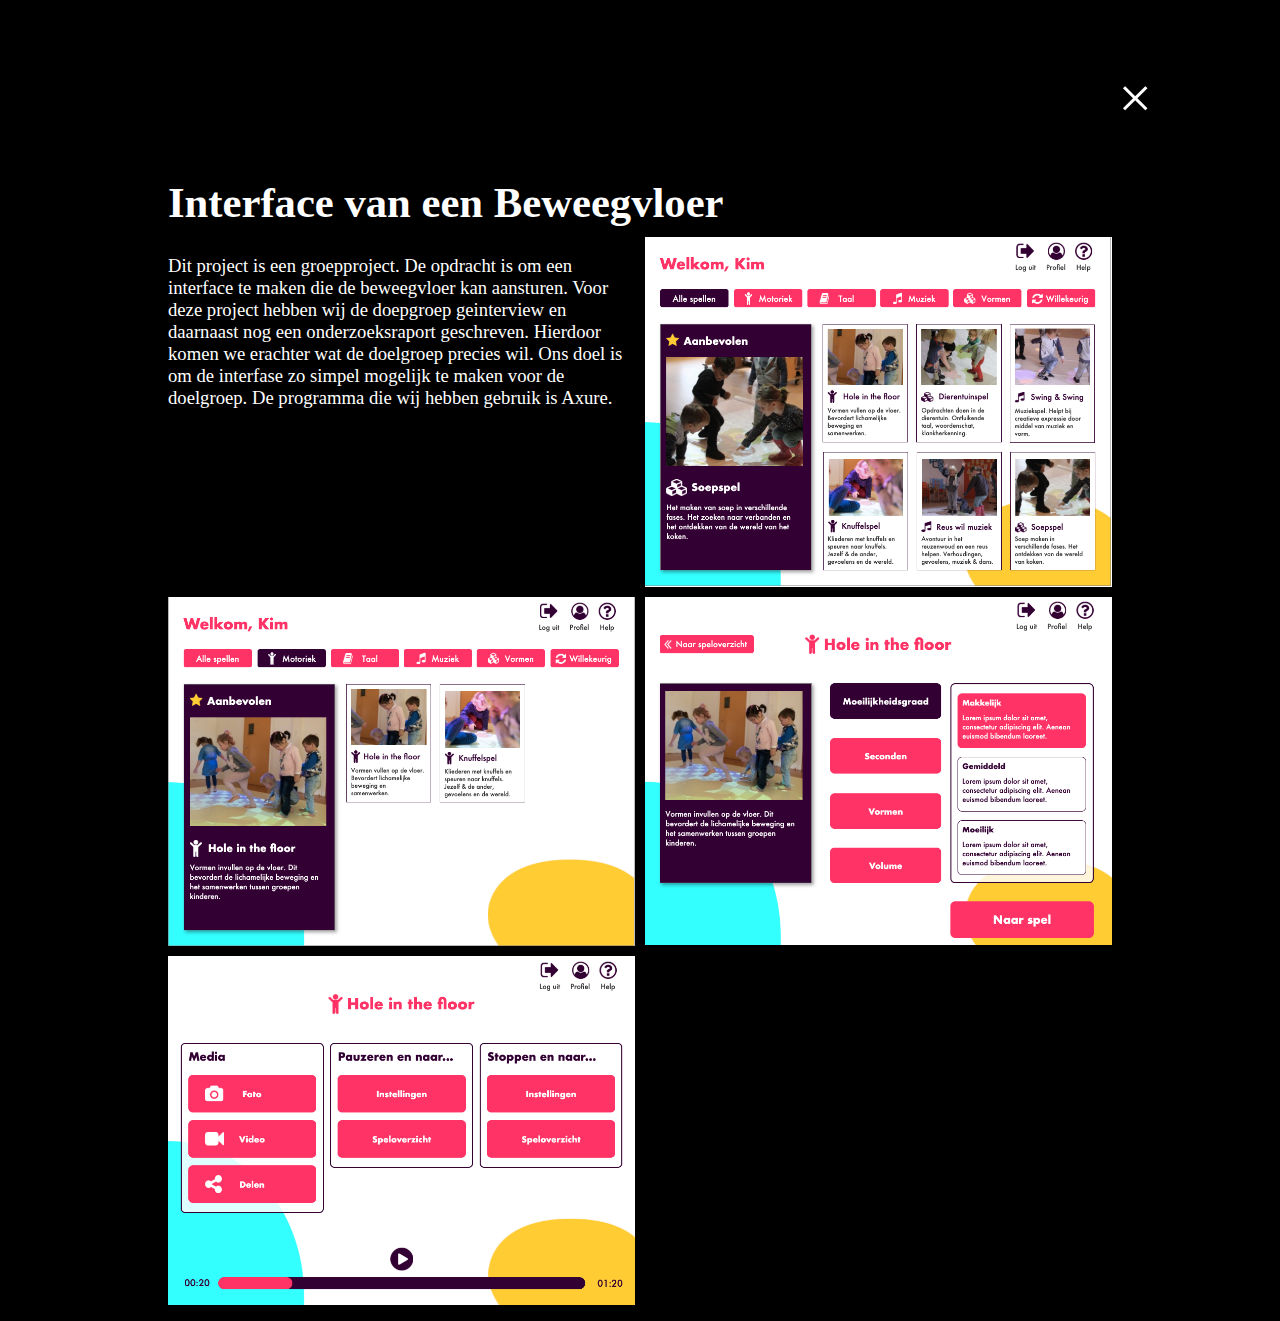
<file: projectInterface.html>
<!DOCTYPE html>
<html>
	<head>
		<meta charset="utf-8">
		<meta name="viewport" content="width=device-width, initial-scale=1.0">
		<link rel="stylesheet" type="text/css" href="css/styleProjectenClose.css">
		<link rel="stylesheet" type="text/css" href="css/styleProjectInterface.css">
		<title>Interface van de Beweegvloer</title>
	</head>
	<body>
		<div class="close">
		    <a href="index.html">&times;</a>
 		</div>
 		
 		
 		<figure class="groupInterface">
 			<h1 class="titleProjectInterface">Interface van een Beweegvloer</h1>
 			<p class="textInterface">Dit project is een groepproject. De opdracht is om een interface te maken die de beweegvloer kan aansturen. Voor deze project hebben wij de doepgroep geinterview en daarnaast nog een onderzoeksraport geschreven. Hierdoor komen we erachter wat de doelgroep precies wil. Ons doel is om de interfase zo simpel mogelijk te maken voor de doelgroep. De programma die wij hebben gebruik is Axure.</p>
 			<img src="image/interface/Schermafbeelding 2019-05-05 om 21.13.23.png" class="inImgEen">
 			<img src="image/interface/Schermafbeelding 2019-05-05 om 21.13.50.png" class="inImgTwee">
 			<img src="image/interface/Schermafbeelding 2019-05-05 om 21.14.09.png" class="inImgDrie">
 			<img src="image/interface/Schermafbeelding 2019-05-05 om 21.14.19.png" class="inImgVier">
 		</figure>
	</body>
</html>
</file>
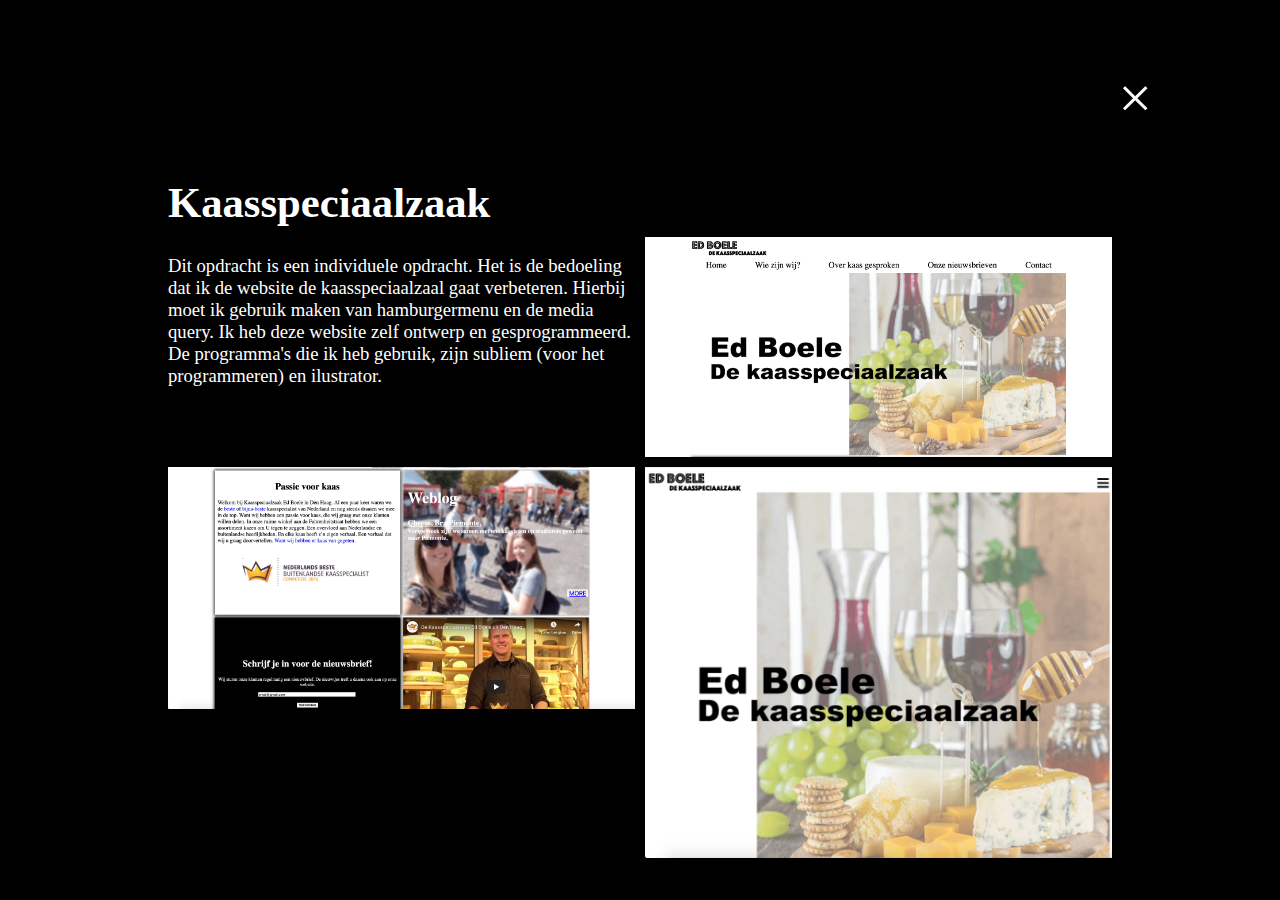
<file: projectKaas.html>
<!DOCTYPE html>
<html>
	<head>
		<meta charset="utf-8">
		<meta name="viewport" content="width=device-width, initial-scale=1.0">
		<link rel="stylesheet" type="text/css" href="css/styleProjectenClose.css">
		<link rel="stylesheet" type="text/css" href="css/styleProjectKaas.css">
		<title>Kaasspeciaalzaak</title>
	</head>
	<body>
		<div class="close">
		    <a href="index.html">&times;</a>
 		</div>
 		<figure class="groupKaas">
 			<h1 class="titleProjectKaas">Kaasspeciaalzaak</h1>
 			<p class="textKaas">Dit opdracht is een individuele opdracht. Het is de bedoeling dat ik de website de kaasspeciaalzaal gaat verbeteren. Hierbij moet ik gebruik maken van hamburgermenu en de media query. Ik heb deze website zelf ontwerp en gesprogrammeerd. De programma's die ik heb gebruik, zijn subliem (voor het programmeren) en ilustrator.</p>
 			<img src="image/kaas/Schermafbeelding 2019-05-05 om 21.18.39.png" class="kaImgEen">
 			<img src="image/kaas/Schermafbeelding 2019-05-05 om 21.18.51.png" class="kaImgTwee">
 			<img src="image/kaas/Schermafbeelding 2019-05-05 om 21.19.08.png" class="kaImgDrie">
 			
 		</figure>

	</body>
</html>
</file>
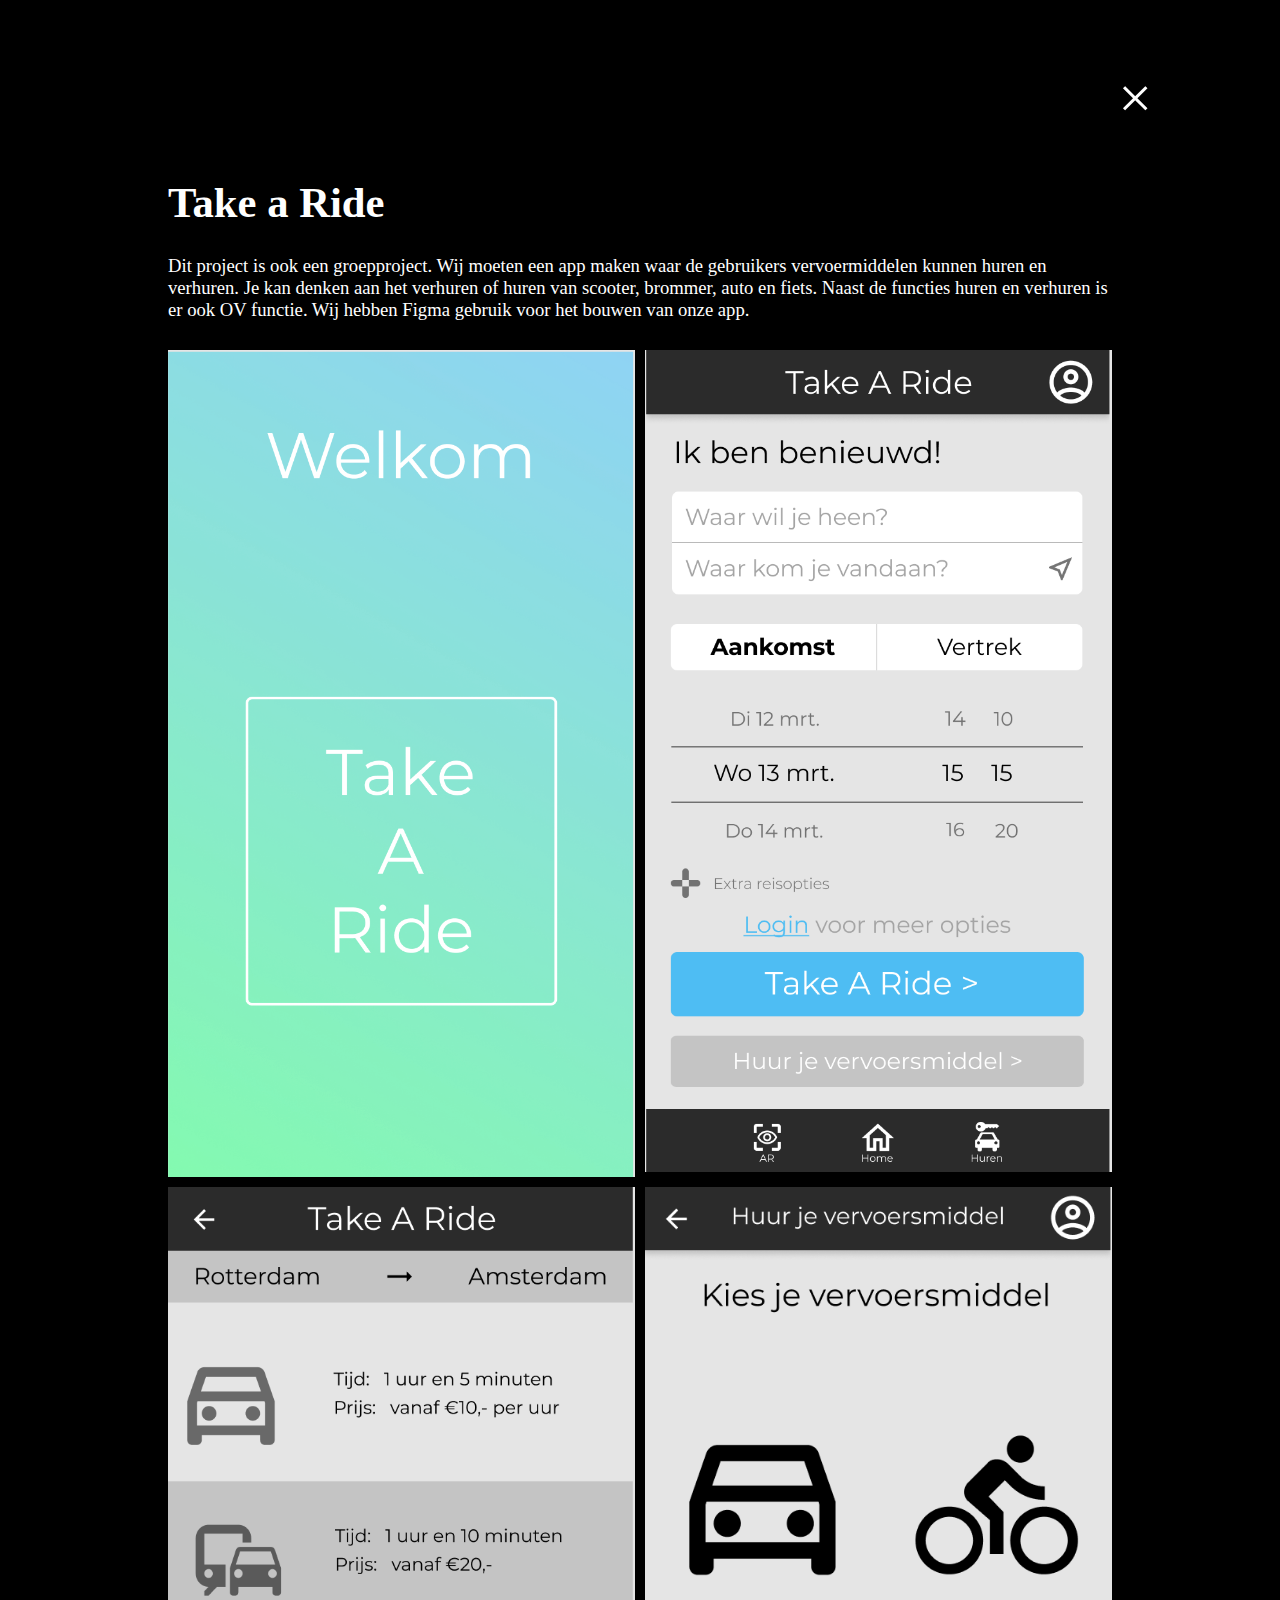
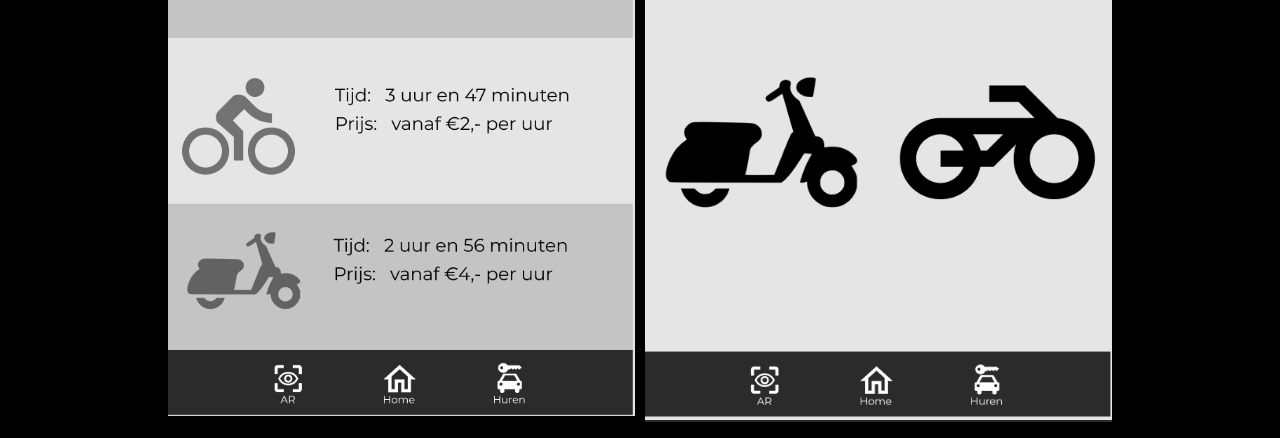
<file: projectTakeARide.html>
<!DOCTYPE html>
<html>
	<head>
		<meta charset="utf-8">
		<meta name="viewport" content="width=device-width, initial-scale=1.0">
		<link rel="stylesheet" type="text/css" href="css/styleProjectenClose.css">
		<link rel="stylesheet" type="text/css" href="css/styleProjectTake.css">
		<title>Take a ride</title>
	</head>
	<body>
		<div class="close">
		    <a href="index.html">&times;</a>
 		</div>

 		<figure class="groupTakeARide">
 			<h1 class="titleProjectTakeARide">Take a Ride</h1>
 			<p class="textTakeARide">Dit project is ook een groepproject. Wij moeten een app maken waar de gebruikers vervoermiddelen kunnen huren en verhuren. Je kan denken aan het verhuren of huren van scooter, brommer, auto en fiets. Naast de functies huren en verhuren is er ook OV functie. Wij hebben Figma gebruik voor het bouwen van onze app.</p>
 			<img src="image/takeARide/Schermafbeelding 2019-05-05 om 21.16.28.png" class="taImgEen">
 			<img src="image/takeARide/Schermafbeelding 2019-05-05 om 21.16.13.png" class="taImgTwee">
 			<img src="image/takeARide/Schermafbeelding 2019-05-05 om 21.17.01.png" class="taImgDrie">
 			<img src="image/takeARide/Schermafbeelding 2019-05-05 om 21.17.15.png" class="taImgVier">
 			<img src="image/takeARide/Schermafbeelding 2019-05-05 om 21.17.33.png" class="taImgVier">
 			<img src="image/takeARide/Schermafbeelding 2019-05-05 om 21.17.46.png" class="taImgVier">
 		</figure>

	</body>
</html>
</file>
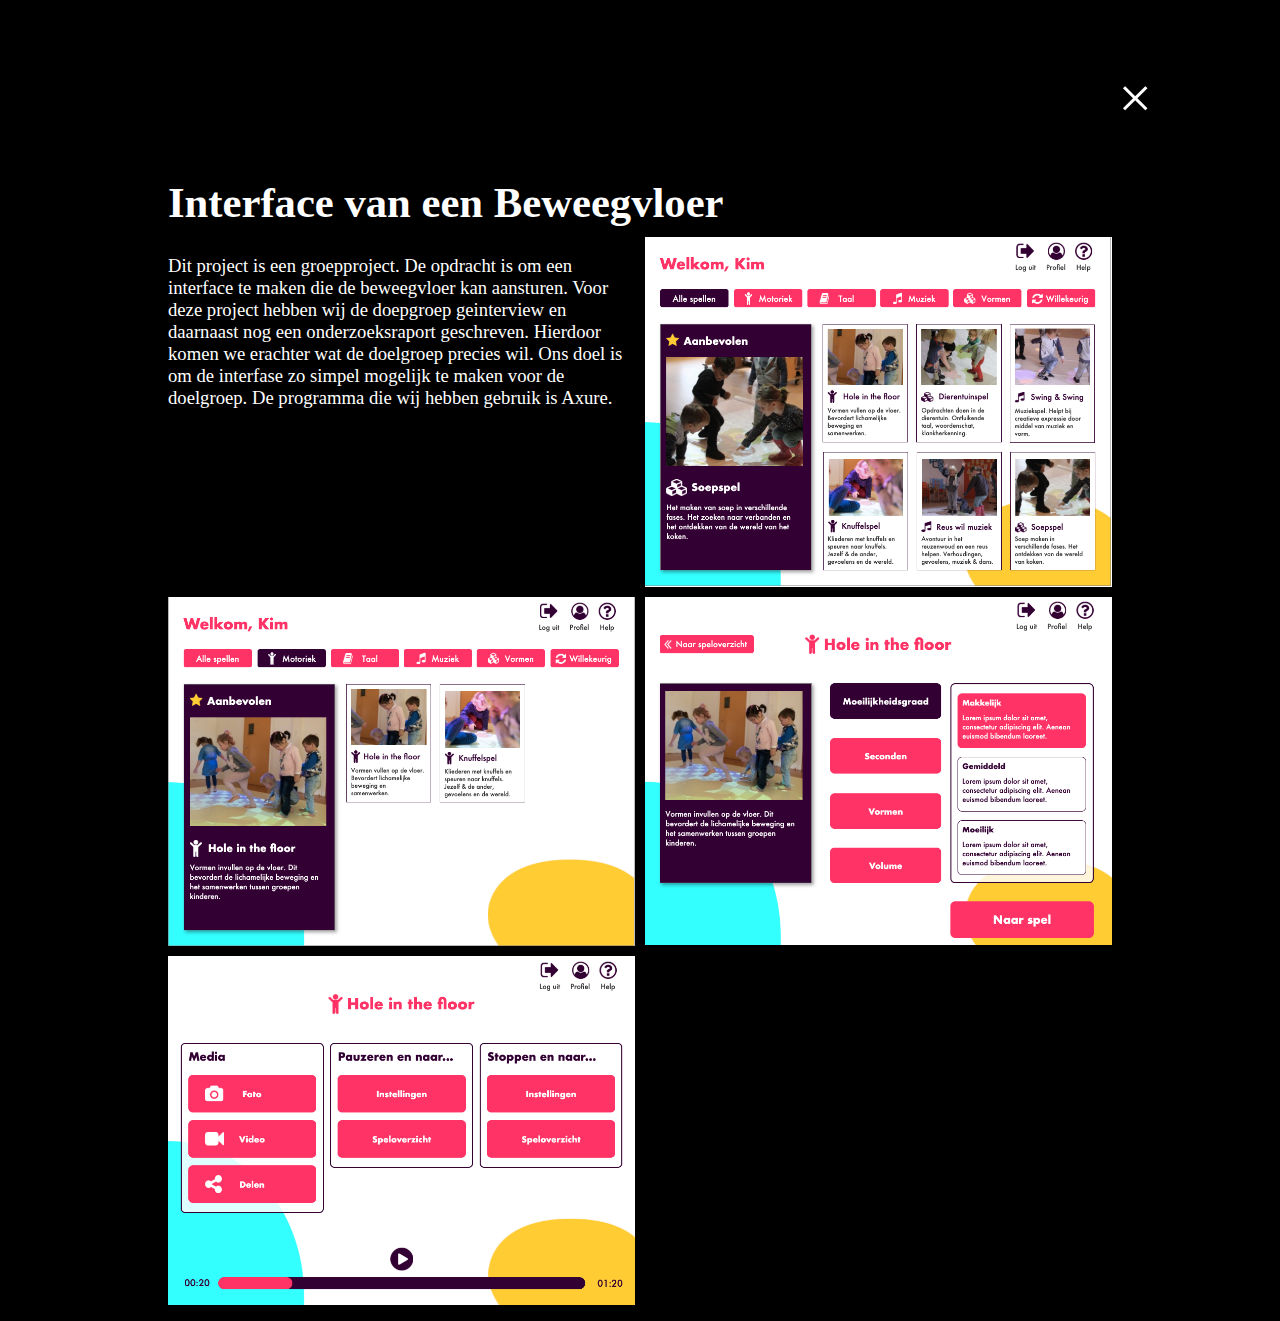
<file: html/projectInterface.html>
<!DOCTYPE html>
<html>
	<head>
		<meta charset="utf-8">
		<meta name="viewport" content="width=device-width, initial-scale=1.0">
		<link rel="stylesheet" type="text/css" href="../css/styleProjectenClose.css">
		<link rel="stylesheet" type="text/css" href="../css/styleProjectInterface.css">
		<title>Interface van de Beweegvloer</title>
	</head>
	<body>
		<div class="close">
		    <a href="index.html">&times;</a>
 		</div>
 		
 		
 		<figure class="groupInterface">
 			<h1 class="titleProjectInterface">Interface van een Beweegvloer</h1>
 			<p class="textInterface">Dit project is een groepproject. De opdracht is om een interface te maken die de beweegvloer kan aansturen. Voor deze project hebben wij de doepgroep geinterview en daarnaast nog een onderzoeksraport geschreven. Hierdoor komen we erachter wat de doelgroep precies wil. Ons doel is om de interfase zo simpel mogelijk te maken voor de doelgroep. De programma die wij hebben gebruik is Axure.</p>
 			<img src="../image/interface/Schermafbeelding 2019-05-05 om 21.13.23.png" class="inImgEen">
 			<img src="../image/interface/Schermafbeelding 2019-05-05 om 21.13.50.png" class="inImgTwee">
 			<img src="../image/interface/Schermafbeelding 2019-05-05 om 21.14.09.png" class="inImgDrie">
 			<img src="../image/interface/Schermafbeelding 2019-05-05 om 21.14.19.png" class="inImgVier">
 		</figure>
	</body>
</html>
</file>
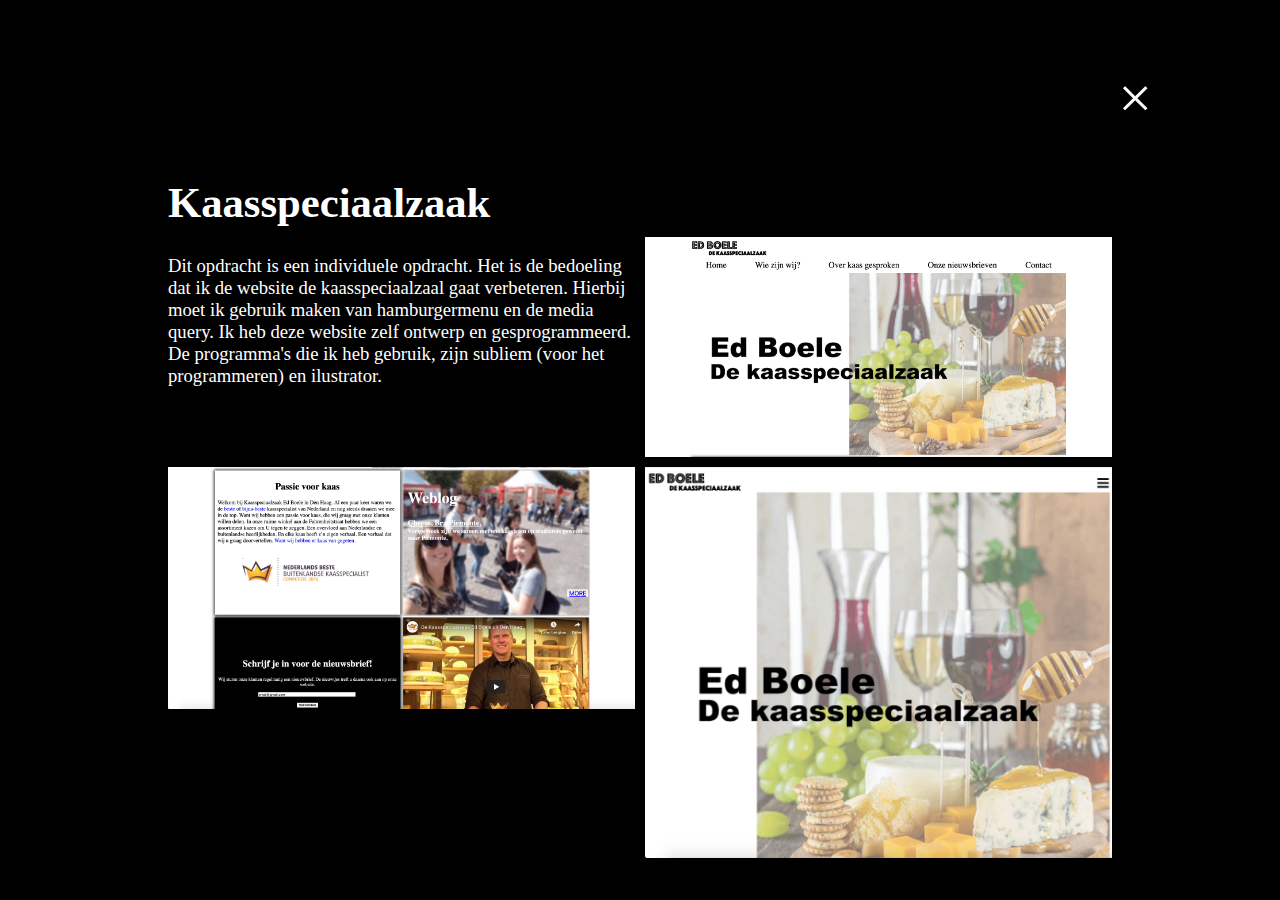
<file: html/projectKaas.html>
<!DOCTYPE html>
<html>
	<head>
		<meta charset="utf-8">
		<meta name="viewport" content="width=device-width, initial-scale=1.0">
		<link rel="stylesheet" type="text/css" href="../css/styleProjectenClose.css">
		<link rel="stylesheet" type="text/css" href="../css/styleProjectKaas.css">
		<title>Kaasspeciaalzaak</title>
	</head>
	<body>
		<div class="close">
		    <a href="index.html">&times;</a>
 		</div>
 		<figure class="groupKaas">
 			<h1 class="titleProjectKaas">Kaasspeciaalzaak</h1>
 			<p class="textKaas">Dit opdracht is een individuele opdracht. Het is de bedoeling dat ik de website de kaasspeciaalzaal gaat verbeteren. Hierbij moet ik gebruik maken van hamburgermenu en de media query. Ik heb deze website zelf ontwerp en gesprogrammeerd. De programma's die ik heb gebruik, zijn subliem (voor het programmeren) en ilustrator.</p>
 			<img src="../image/kaas/Schermafbeelding 2019-05-05 om 21.18.39.png" class="kaImgEen">
 			<img src="../image/kaas/Schermafbeelding 2019-05-05 om 21.18.51.png" class="kaImgTwee">
 			<img src="../image/kaas/Schermafbeelding 2019-05-05 om 21.19.08.png" class="kaImgDrie">
 			
 		</figure>

	</body>
</html>
</file>
<file: css/styleProjectenClose.css>
* {
	box-sizing: border-box;
}
body {
	font-family: verdana;
	color: white;
	background-color: black;
	margin-right: 10%;
	margin-left: 10%;
	margin-top: 5%;
}
.close a {
  font-size: 45pt;
  text-decoration: none;
  color: white;
  display: block;
  text-align: right;
}
</file>
<file: css/styleProjectInterface.css>
body {
	margin-right: 10%;
	margin-left: 10%;
	margin-top: 5%;
}
figure img {
	width: 100%;
}
.titleProjectInterface {
	grid-area: titleInter;
	font-size: 22pt;
	margin-bottom: 0;
}
.textInterface {
	grid-area: textInter;
}
.inImgEen {
	grid-area: imgEen;
}
.inImgTwee {
	grid-area: imgTwee;
}
.inImgDrie {
	grid-area: imgDrie;
}
.inImgVier {
	grid-area: imgVier;
}
.groupInterface {
	display: grid;
	grid-template-columns: 1fr 1fr ;
	grid-template-areas:
	'titleInter titleInter' 
	'textInter textInter'
	'imgEen imgTwee'
	'imgDrie imgVier';
	grid-gap: 10px;
	justify-content: center;
}

@media only screen and (min-width: 720px) and (max-width: 1023px) {
	

}
@media only screen and (min-width: 1024px) and (max-width: 1439px) {
	
	.titleProjectInterface {
		font-size: 32pt;
	}
	.textInterface {
		font-size: 14pt;
	}
	.groupInterface {
	display: grid;
	grid-template-columns: 1fr 1fr ;
	grid-template-areas:
	'titleInter titleInter' 
	'textInter imgEen'
	'imgTwee imgDrie'
	'imgVier .';
	grid-gap: 10px;
	justify-content: center;
	}

}
@media only screen and (min-width: 1440px) {
	
	.titleProjectInterface {
		font-size: 36pt;
	}
	.textInterface {
		font-size: 18pt;
	}
	.groupInterface {
	display: grid;
	grid-template-columns: 1fr 1fr ;
	grid-template-areas:
	'titleInter titleInter' 
	'textInter imgEen'
	'imgTwee imgDrie'
	'imgVier .';
	grid-gap: 10px;
	justify-content: center;
	}
}
</file>
<file: css/styleProjectKaas.css>
* {
	box-sizing: border-box;
}
body {
	margin-right: 10%;
	margin-left: 10%;
	margin-top: 5%;
}
figure img {
	width: 100%;
}
.titleProjectKaas {
	grid-area: titleKaas;
	font-size: 22pt;
	margin-bottom: 0;
}

.textKaas {
	grid-area: textKaas;
}
.kaImgEen {
	grid-area: imgEen;
}
.kaImgTwee {
	grid-area: imgTwee;
}
.kaImgDrie {
	grid-area: imgDrie;
}
.kaImgVier {
	grid-area: imgVier;
}
.groupKaas {
	display: grid;
	grid-template-columns: 1fr 1fr ;
	grid-template-areas:
	'titleKaas titleKaas' 
	'textKaas textKaas'
	'imgEen imgTwee'
	'imgDrie imgVier';
	grid-gap: 10px;
	justify-content: center;
}

@media only screen and (min-width: 720px) and (max-width: 1023px) {
	
}
@media only screen and (min-width: 1024px) and (max-width: 1439px) {
	
	.titleProjectKaas {
		font-size: 32pt;
	}
	.textKaas {
		font-size: 14pt;
	}
	.groupKaas {
	display: grid;
	grid-template-columns: 1fr 1fr ;
	grid-template-areas:
	'titleKaas titleKaas' 
	'textKaas imgEen'
	'imgTwee imgDrie'
	'imgVier .';
	grid-gap: 10px;
	justify-content: center;
	}

}
@media only screen and (min-width: 1440px) {
	
	.titleProjectKaas {
		font-size: 36pt;
	}
	.textKaas {
		font-size: 18pt;
	}
	.groupKaas {
	display: grid;
	grid-template-columns: 1fr 1fr ;
	grid-template-areas:
	'titleKaas titleKaas' 
	'textKaas imgEen'
	'imgTwee imgDrie'
	'imgVier .';
	grid-gap: 10px;
	justify-content: center;
	}

}
</file>
<file: css/styleProjectTake.css>
* {
	box-sizing: border-box;
}
body {
	margin-right: 10%;
	margin-left: 10%;
	margin-top: 5%;
}
figure img {
	width: 100%;
}
.titleProjectTakeARide {
	grid-area: titleTakeARide;
	font-size: 22pt;
	margin-bottom: 0;
}
.textTakeARide {
	grid-area: textTakeARide;
}
.taImgEen {
	grid-area: imgEen;
}
.taImgTwee {
	grid-area: imgTwee;
}
.taImgDrie {
	grid-area: imgDrie;
}
.taImgVier {
	grid-area: imgVier;
}
.groupTakeARide {
	display: grid;
	grid-template-columns: 1fr 1fr ;
	grid-template-areas:
	'titleTakeARide titleTakeARide' 
	'textTakeARide textTakeARide'
	'imgEen imgTwee'
	'imgDrie imgVier';
	grid-gap: 10px;
	justify-content: center;
}

@media only screen and (min-width: 720px) and (max-width: 1023px) {
	

}
@media only screen and (min-width: 1024px) and (max-width: 1439px) {
	
	.titleProjectTakeARide {
		font-size: 32pt;
	}
	.textTakeARide {
		font-size: 14pt;
	}
	.groupTakeARide {
	display: grid;
	grid-template-columns: 1fr 1fr ;
	grid-template-areas:
	'titleTakeARide titleTakeARide' 
	'textTakeARide textTakeARide'
	'imgEen imgTwee '
	'imgDrie imgVier';
	grid-gap: 10px;
	justify-content: center;
	}

}
@media only screen and (min-width: 1440px) {
	
	figure img {
		width: 100%;
	}
	.titleProjectTakeARide {
		font-size: 36pt;
	}
	.textTakeARide {
		font-size: 18pt;
	}
	.groupTakeARide {
	display: grid;
	grid-template-columns: 1fr 1fr 1fr 1fr;
	grid-template-areas:
	'titleTakeARide titleTakeARide titleTakeARide titleTakeARide' 
	'textTakeARide textTakeARide textTakeARide textTakeARide'
	'imgEen imgTwee imgDrie imgVier';
	
	grid-gap: 10px;
	justify-content: center;
	}

}
</file>
